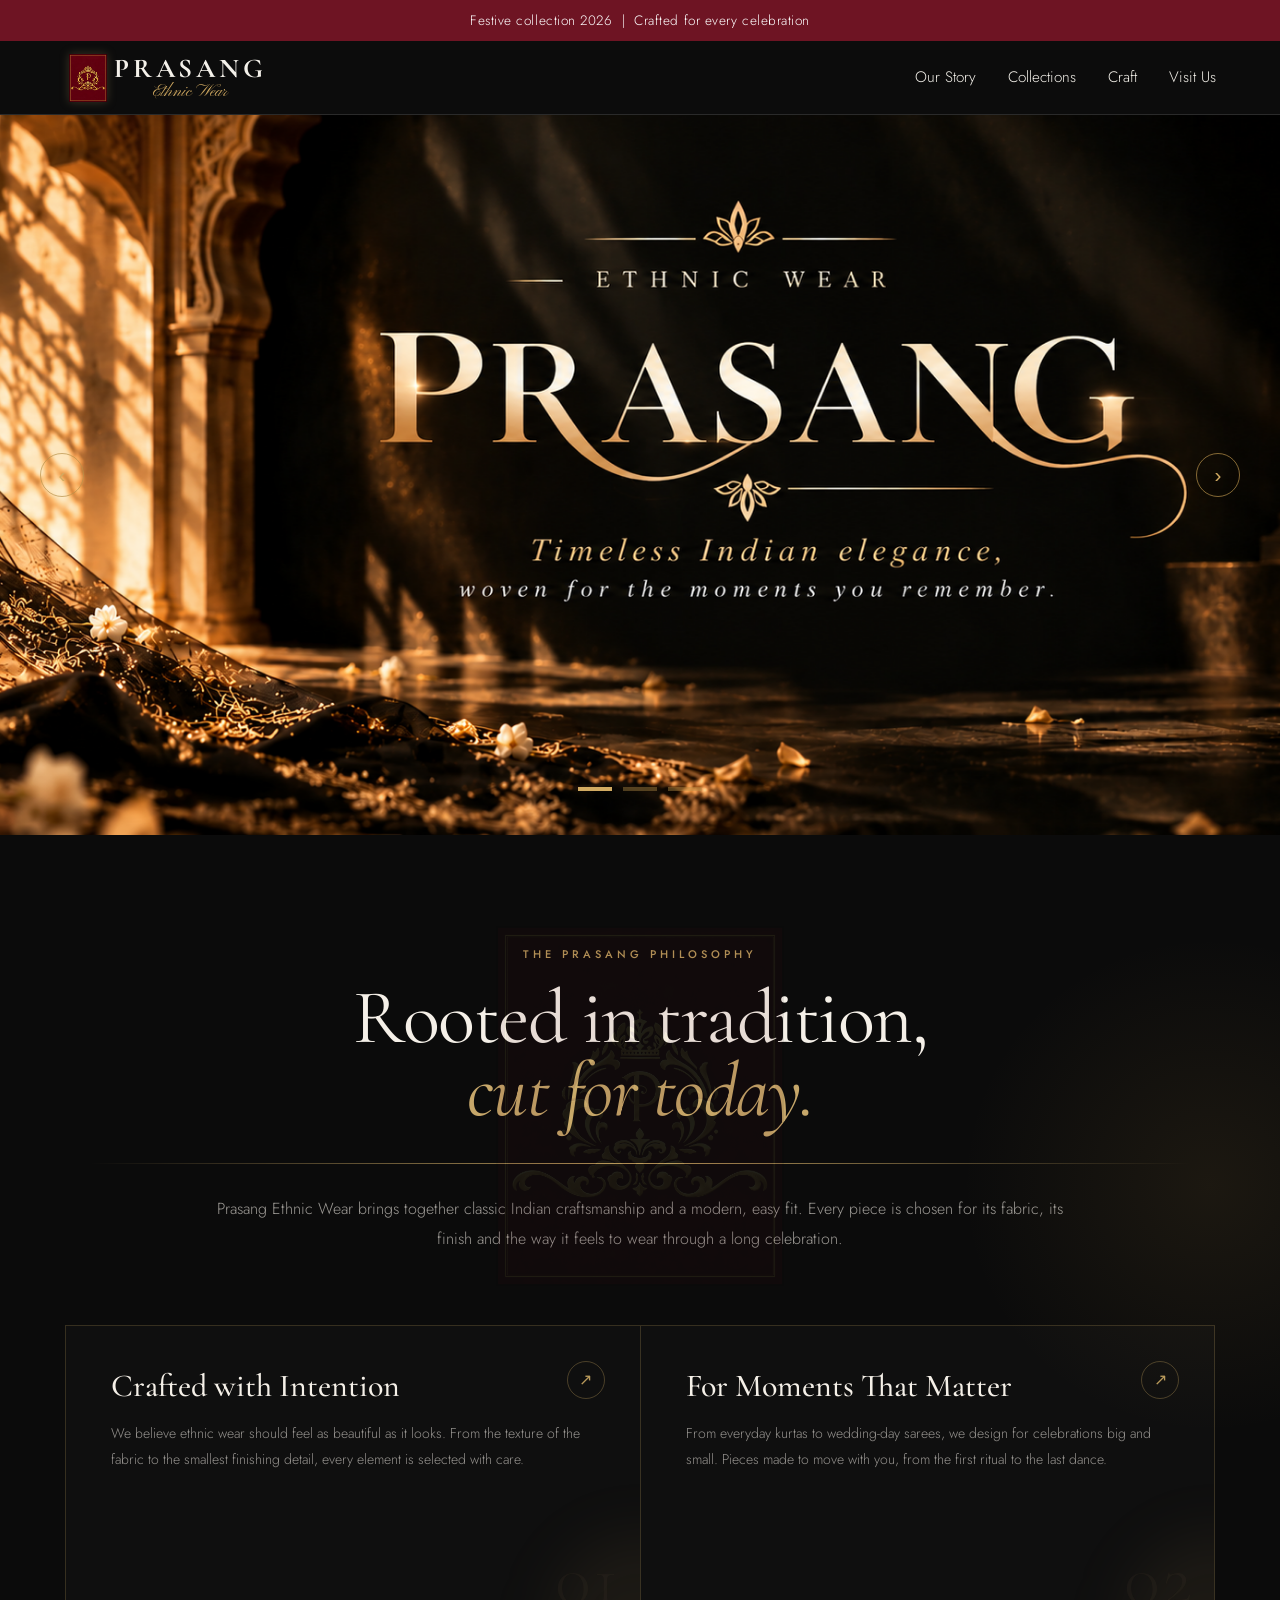
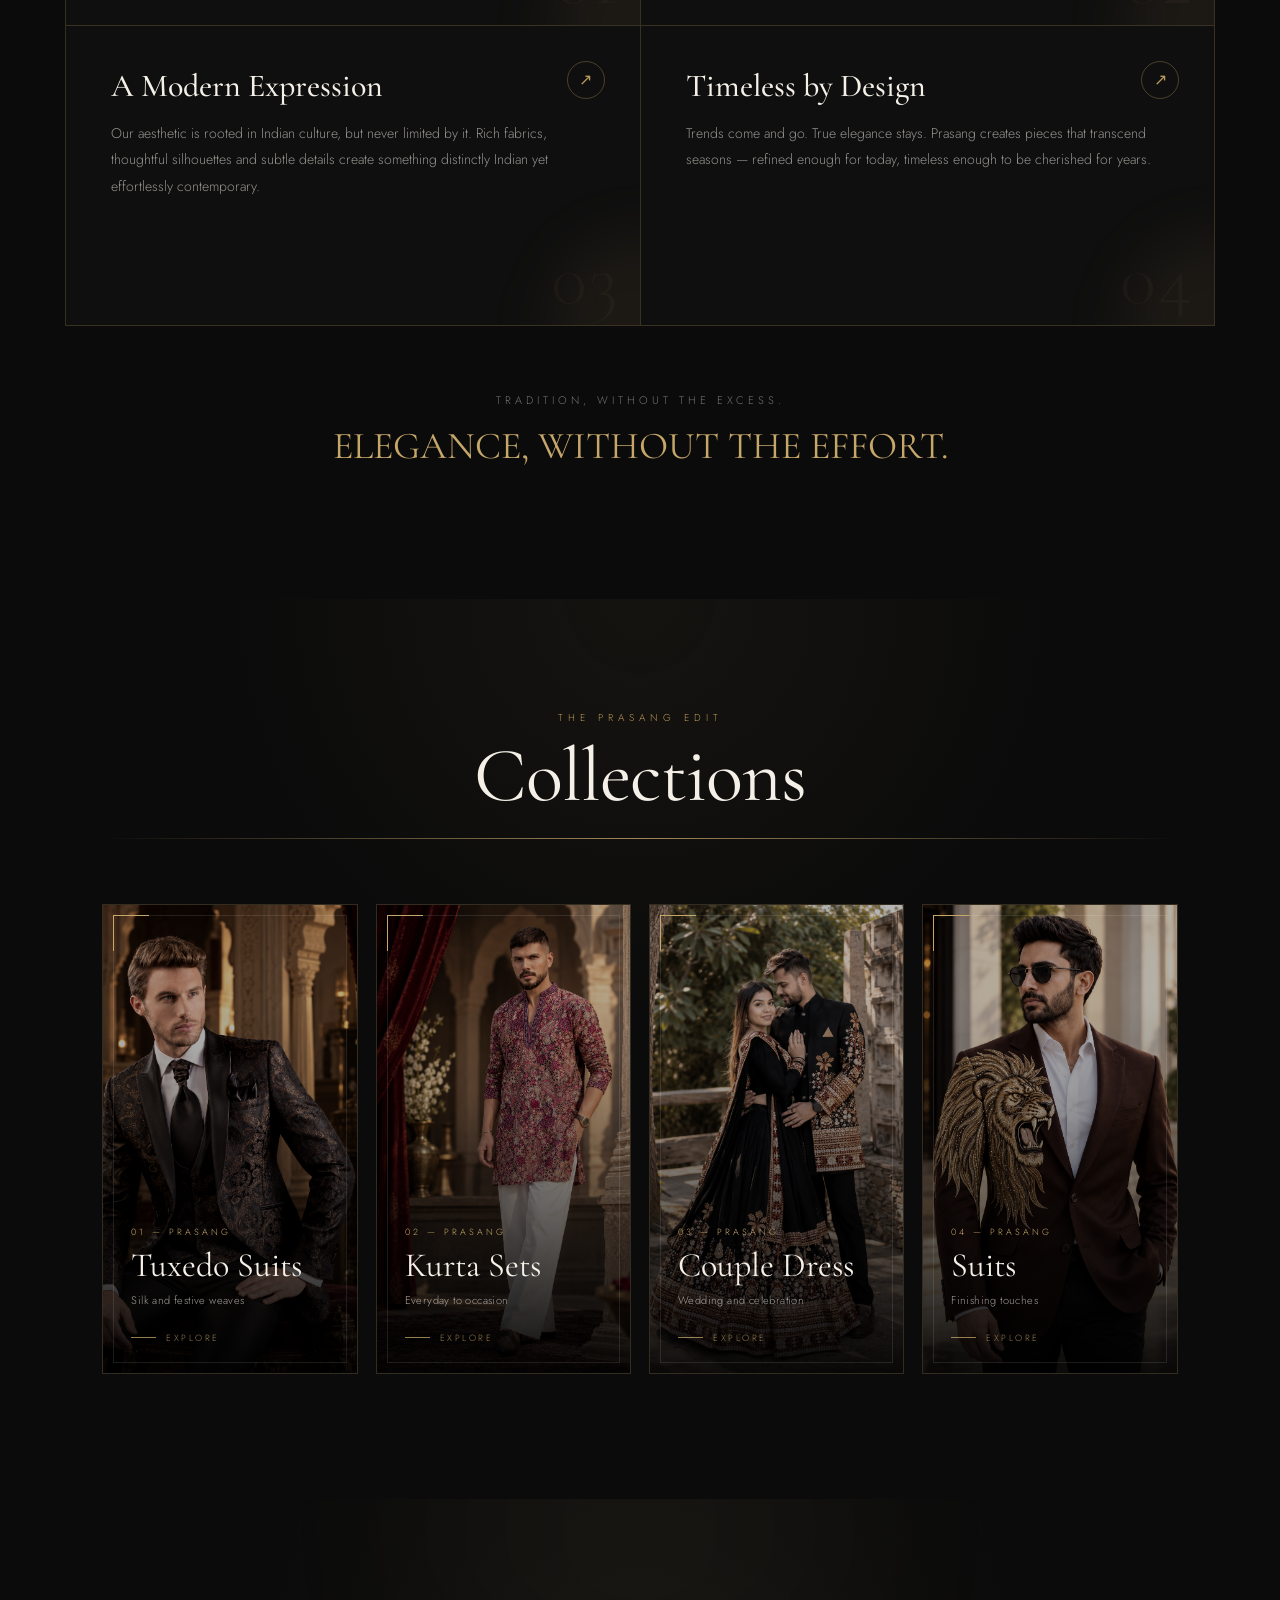
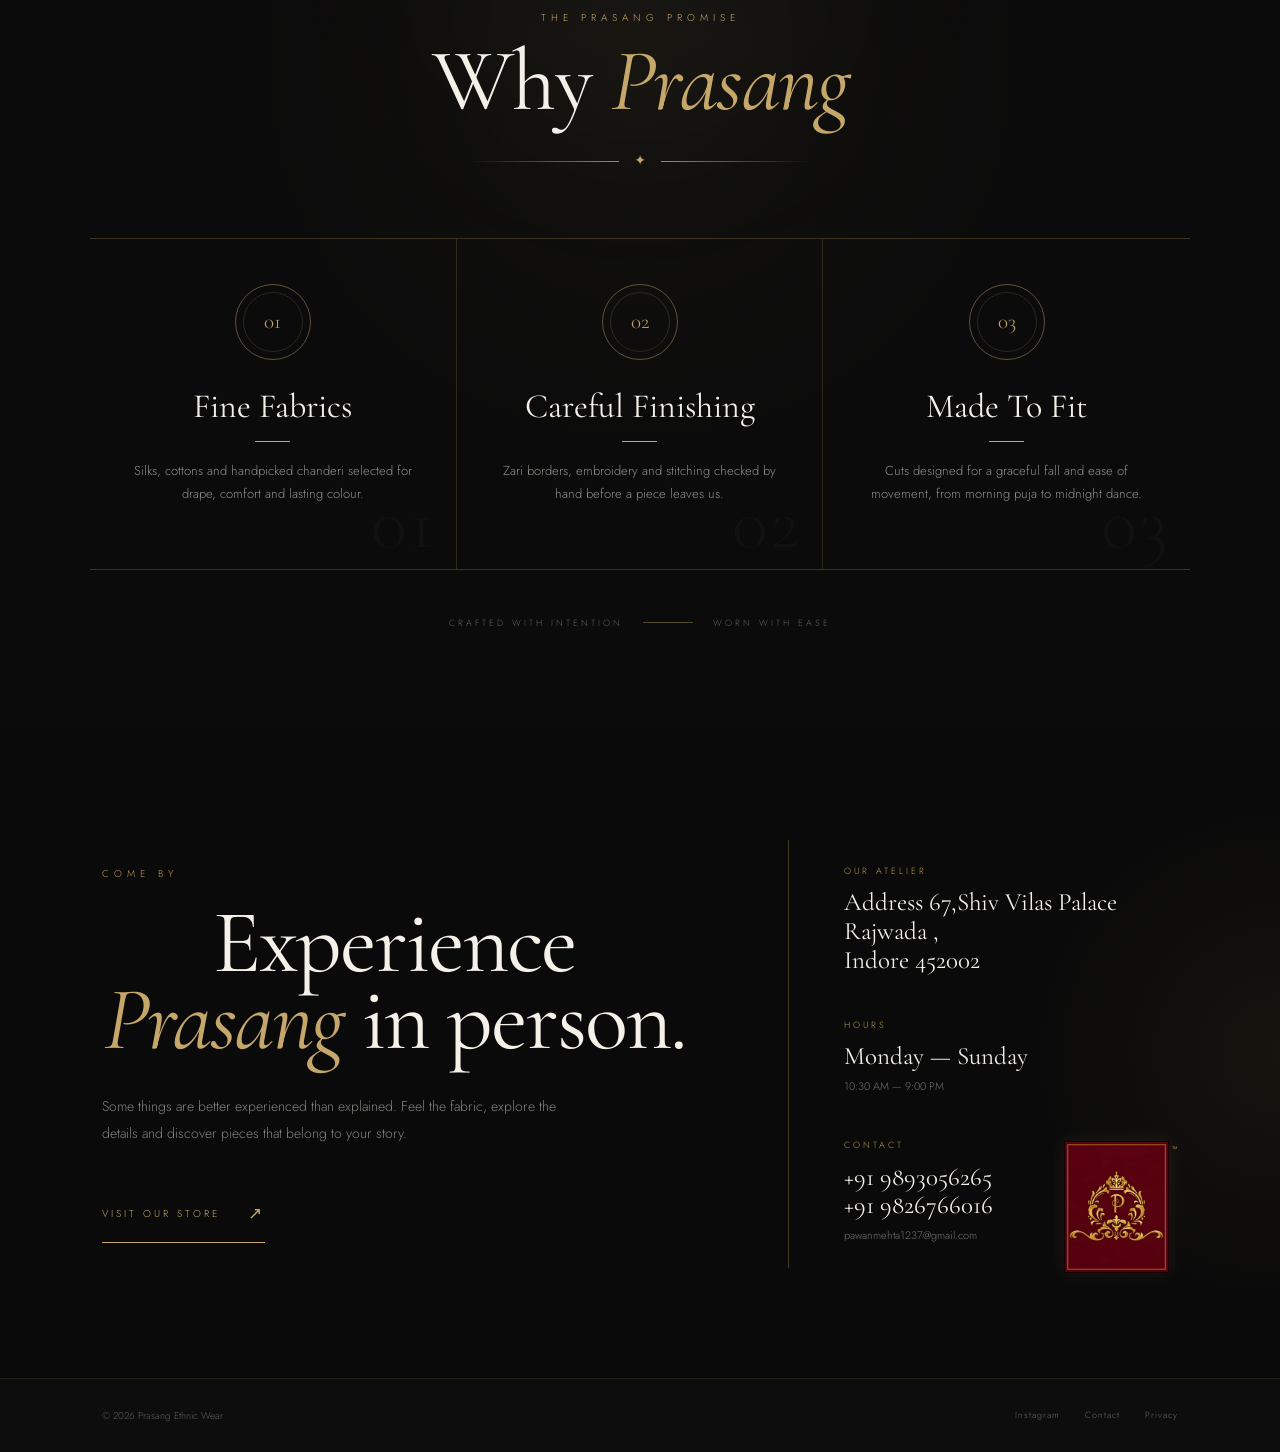
<file: index.html>
<!DOCTYPE html>
<html lang="en">
<head>
  <meta charset="utf-8">
  <meta name="viewport" content="width=device-width, initial-scale=1, viewport-fit=cover">
  <title>Prasang Ethnic Wear</title>

  <!-- Google Fonts: Cormorant Garamond (headings), Jost (body), Pinyon Script (accent script) -->
  <link rel="preconnect" href="https://fonts.googleapis.com">
  <link rel="preconnect" href="https://fonts.gstatic.com" crossorigin>
  <link href="https://fonts.googleapis.com/css2?family=Cormorant+Garamond:wght@400;500;600;700&family=Jost:wght@300;400;500&family=Pinyon+Script&display=swap" rel="stylesheet">

  <!-- All styles live in styles.css -->
  <link rel="stylesheet" href="styles.css">
</head>
<body>

  <!-- ============ PROMO BAR ============ -->
  <div class="promo">Festive collection 2026 &nbsp;|&nbsp; Crafted for every celebration</div>

  <!-- ============ HEADER / NAVIGATION ============ -->
  <header>

  <div class="logo">
    <img src="images/logo.png" alt="Prasang Logo" class="brand-logo">

    <a href="#top" class="brand">
      PRASANG
      <small>Ethnic Wear</small>
    </a>
  </div>

  <nav>
    <a href="#about">Our Story</a>
    <a href="#collections">Collections</a>
    <a href="#craft">Craft</a>
    <a href="#visit">Visit Us</a>
  </nav>

</header>

  <!-- ============ HERO CAROUSEL ============ -->
  <div class="hero" id="top" aria-roledescription="carousel" aria-label="Featured">

  <!-- Slide 1 -->
  <div class="slide s1 on">
    <div class="frame">
      <picture>
        <source media="(max-width: 768px)" srcset="images/slide1_m.png">
        <img src="images/slide1.png" alt="Prasang brand intro">
      </picture>
    </div>
  </div>

  <!-- Slide 2 -->
  <div class="slide s2">
    <div class="frame">
      <picture>
        <source media="(max-width: 768px)" srcset="images/slide2_m.png">
        <img src="images/slide2.png" alt="The Festive Edit">
      </picture>
    </div>
  </div>

  <!-- Slide 3 -->
  <div class="slide s3">
    <div class="frame">
      <picture>
        <source media="(max-width: 768px)" srcset="images/slide3_m.png">
        <img src="images/slide3.png" alt="Wedding Wear">
      </picture>
    </div>
  </div>

  <button class="arrow prev" aria-label="Previous slide">&#8249;</button>
  <button class="arrow next" aria-label="Next slide">&#8250;</button>
  <div class="ctrl" role="tablist"></div>
</div>

  <!-- ============ ABOUT / OUR STORY ============ -->
 <section class="brand-story">

  <div class="story-header">
    <span class="story-eyebrow">THE PRASANG PHILOSOPHY</span>

    <h2>
      Rooted in tradition,<br>
      <span>cut for today.</span>
    </h2>

    <div class="gold-line"></div>

    <p>
      Prasang Ethnic Wear brings together classic Indian craftsmanship
      and a modern, easy fit. Every piece is chosen for its fabric,
      its finish and the way it feels to wear through a long celebration.
    </p>
  </div>


  <div class="story-grid">

    <!-- BLOCK 1 -->
    <article class="story-card">
      <div class="card-number">01</div>

      <div class="card-content">
        <h3>Crafted with Intention</h3>

        <p>
          We believe ethnic wear should feel as beautiful as it looks.
          From the texture of the fabric to the smallest finishing detail,
          every element is selected with care.
        </p>
      </div>

      <div class="card-arrow">↗</div>
    </article>


    <!-- BLOCK 2 -->
    <article class="story-card">
      <div class="card-number">02</div>

      <div class="card-content">
        <h3>For Moments That Matter</h3>

        <p>
          From everyday kurtas to wedding-day sarees, we design for
          celebrations big and small. Pieces made to move with you,
          from the first ritual to the last dance.
        </p>
      </div>

      <div class="card-arrow">↗</div>
    </article>


    <!-- BLOCK 3 -->
    <article class="story-card">
      <div class="card-number">03</div>

      <div class="card-content">
        <h3>A Modern Expression</h3>

        <p>
          Our aesthetic is rooted in Indian culture, but never limited
          by it. Rich fabrics, thoughtful silhouettes and subtle details
          create something distinctly Indian yet effortlessly contemporary.
        </p>
      </div>

      <div class="card-arrow">↗</div>
    </article>


    <!-- BLOCK 4 -->
    <article class="story-card">
      <div class="card-number">04</div>

      <div class="card-content">
        <h3>Timeless by Design</h3>

        <p>
          Trends come and go. True elegance stays. Prasang creates
          pieces that transcend seasons — refined enough for today,
          timeless enough to be cherished for years.
        </p>
      </div>

      <div class="card-arrow">↗</div>
    </article>

  </div>


  <div class="story-closing">
    <span>TRADITION, WITHOUT THE EXCESS.</span>
    <strong>ELEGANCE, WITHOUT THE EFFORT.</strong>
  </div>

</section>
  

<!-- ============ COLLECTIONS ============ -->
  <section class="collections">

    <div class="collections-header">
        <span class="eyebrow">THE PRASANG EDIT</span>
        <h2>Collections</h2>
    </div>


    <div class="collection-grid">

        <article class="collection-card">

            <img src="images/tuxedo.png" alt="tuxedo">

            <div class="card-overlay"></div>

            <div class="collection-content">

                <span class="collection-number">01 — PRASANG</span>

                <h3>Tuxedo Suits</h3>

                <p>
                    Silk and festive weaves
                </p>

                <div class="collection-explore">
                    <span></span>
                    EXPLORE
                </div>

            </div>

        </article>


        <article class="collection-card">

            <img src="images/kurta.png" alt="Kurta Sets">

            <div class="card-overlay"></div>

            <div class="collection-content">

                <span class="collection-number">02 — PRASANG</span>

                <h3>Kurta Sets</h3>

                <p>
                    Everyday to occasion
                </p>

                <div class="collection-explore">
                    <span></span>
                    EXPLORE
                </div>

            </div>

        </article>


        <article class="collection-card">

            <img src="images/couple.png" alt="couple">

            <div class="card-overlay"></div>

            <div class="collection-content">

                <span class="collection-number">03 — PRASANG</span>

                <h3>Couple Dress</h3>

                <p>
                    Wedding and celebration
                </p>

                <div class="collection-explore">
                    <span></span>
                    EXPLORE
                </div>

            </div>

        </article>


        <article class="collection-card">

            <img src="images/suits.png" alt="Suits">

            <div class="card-overlay"></div>

            <div class="collection-content">

                <span class="collection-number">04 — PRASANG</span>

                <h3>Suits</h3>

                <p>
                    Finishing touches
                </p>

                <div class="collection-explore">
                    <span></span>
                    EXPLORE
                </div>

            </div>

        </article>

    </div>

</section>
  <!-- ============ CRAFT / WHY PRASANG ============ -->
 <section class="why-prasang">

    <div class="why-header">
        <span class="why-eyebrow">THE PRASANG PROMISE</span>

        <h2>Why <span>Prasang</span></h2>

        <div class="why-divider">
            <span></span>
            <i>✦</i>
            <span></span>
        </div>
    </div>


    <div class="why-grid">

        <!-- CARD 01 -->
        <article class="why-card">

            <div class="why-icon">
                <span>01</span>
                <div class="icon-line"></div>
            </div>

            <div class="why-content">

                <h3>Fine Fabrics</h3>

                <div class="card-rule"></div>

                <p>
                    Silks, cottons and handpicked chanderi
                    selected for drape, comfort and lasting colour.
                </p>

            </div>

            <div class="card-number">01</div>

        </article>


        <!-- CARD 02 -->
        <article class="why-card">

            <div class="why-icon">
                <span>02</span>
                <div class="icon-line"></div>
            </div>

            <div class="why-content">

                <h3>Careful Finishing</h3>

                <div class="card-rule"></div>

                <p>
                    Zari borders, embroidery and stitching
                    checked by hand before a piece leaves us.
                </p>

            </div>

            <div class="card-number">02</div>

        </article>


        <!-- CARD 03 -->
        <article class="why-card">

            <div class="why-icon">
                <span>03</span>
                <div class="icon-line"></div>
            </div>

            <div class="why-content">

                <h3>Made to Fit</h3>

                <div class="card-rule"></div>

                <p>
                    Cuts designed for a graceful fall and ease
                    of movement, from morning puja to midnight dance.
                </p>

            </div>

            <div class="card-number">03</div>

        </article>

    </div>


    <div class="why-footer">
        <span>CRAFTED WITH INTENTION</span>
        <div></div>
        <span>WORN WITH EASE</span>
    </div>

</section>

  <!-- ============ VISIT US ============ -->
<section class="visit-section">

    <div class="visit-wrap">

        <!-- LEFT -->
        <div class="visit-intro">

            <span class="visit-label">COME BY</span>

            <h2>
                Experience<br>
                <em>Prasang</em>
                in person.
            </h2>

            <p>
                Some things are better experienced than explained.
                Feel the fabric, explore the details and discover
                pieces that belong to your story.
            </p>

            <a href="#" class="visit-cta">
                <span>VISIT OUR STORE</span>
                <b>↗</b>
            </a>

        </div>


        <!-- RIGHT -->
        <div class="visit-info">

            <div class="info-block">
                <span>OUR ATELIER</span>

                <h3>
                    Address 67,Shiv Vilas Palace Rajwada ,<br>
                    Indore 452002
                </h3>
            </div>


            <div class="info-block">
                <span>HOURS</span>

                <h3>
                    Monday — Sunday
                </h3>

                <p>
                    10:30 AM — 9:00 PM
                </p>
            </div>


            <div class="info-block">
                <span>CONTACT</span>

                <h3>
                    +91 9893056265 <br>
                    +91 9826766016
                </h3>

                <p>
                    pawanmehta1237@gmail.com
                </p>
            </div>


          <div class="visit-brandmark">
    <img src="images/logo.png" alt="Prasang">
    <sup>™</sup>
</div>

        </div>

    </div>

</section>


<footer class="simple-footer">
    <p>© 2026 Prasang Ethnic Wear</p>

    <div>
        <a href="#">Instagram</a>
        <a href="#">Contact</a>
        <a href="#">Privacy</a>
    </div>


<script src="script.js"></script>
</body>
</html>
</file>
<file: styles.css>
/* =====================================================
   PRASANG ETHNIC WEAR – STYLESHEET
   Sections:
   1. Theme variables (light + dark)
   2. Base / reset
   3. Promo bar
   4. Header & navigation
   5. Hero carousel
   6. Shared section styles
   7. About
   8. Collections
   9. Values (Why Prasang)
   10. Visit
   11. Footer
   12. Accessibility (reduced motion)
   ===================================================== */


/* ---------- 1. THEME VARIABLES ---------- */

:root {
    --bg: #0c0c0c;
    --fg: #f4f1ea;
    --muted: #aaa;
    --line: #2a2a2a;
    --gold: #d2ab62;
    --maroon: #6e1423;
    --soft: #151515;


  box-sizing: border-box;
  /* Keep content clear of phone notches / home bar */
  padding-top: env(safe-area-inset-top, 0px);
  padding-bottom: env(safe-area-inset-bottom, 0px);
}

/* Dark theme: follows the system setting unless the page is forced to light */
@media (prefers-color-scheme: dark) {
  :root:not([data-theme="light"]) {
    --bg: #0c0c0c;
    --fg: #f4f1ea;
    --muted: #aaa;
    --line: #2a2a2a;
    --soft: #151515;
    --gold: #d2ab62;
  }
}

/* Dark theme: forced manually via data-theme="dark" */
:root[data-theme="dark"] {
  --bg: #0c0c0c;
  --fg: #f4f1ea;
  --muted: #aaa;
  --line: #2a2a2a;
  --soft: #151515;
  --gold: #d2ab62;
}


/* ---------- 2. BASE / RESET ---------- */
html {
  scroll-behavior: smooth;
  /* Offset anchor jumps so the sticky header doesn't cover headings */
  scroll-padding-top: calc(env(safe-area-inset-top, 0px) + 70px);
}

* { box-sizing: border-box; }

body {
  margin: 0;
  background: var(--bg);
  color: var(--fg);
  font-family: Jost, system-ui, sans-serif;
  font-weight: 300;
  line-height: 1.7;
}

h1, h2, h3 {
  font-family: 'Cormorant Garamond', Georgia, serif;
  font-weight: 500;
  margin: 0;
  line-height: 1.1;
}

a {
  color: inherit;
  text-decoration: none;
}

:focus-visible {
  outline: 2px solid var(--gold);
  outline-offset: 3px;
}


/* ---------- 3. PROMO BAR ---------- */
.promo {
  background: var(--maroon);
  color: #fff;
  text-align: center;
  font-size: .85rem;
  padding: .55rem 1rem;
  letter-spacing: .04em;
}

/* ---------- 3. PROMO BAR ---------- */

.promo {
  background: var(--maroon);
  color: #fff;
  text-align: center;
  font-size: .85rem;
  padding: .55rem 1rem;
  letter-spacing: .04em;
}


/* ---------- LAPTOP ---------- */

@media (max-width: 1200px) {
  .promo {
    font-size: .82rem;
    padding: .52rem .9rem;
  }
}


/* ---------- TABLET ---------- */

@media (max-width: 1024px) {
  .promo {
    font-size: .78rem;
    padding: .5rem .8rem;
    letter-spacing: .035em;
  }
}


/* ---------- TABLET PORTRAIT ---------- */

@media (max-width: 768px) {
  .promo {
    font-size: .74rem;
    padding: .48rem .7rem;
    letter-spacing: .03em;
  }
}


/* ---------- MOBILE ---------- */

@media (max-width: 600px) {
  .promo {
    font-size: .68rem;
    padding: .42rem .55rem;
    letter-spacing: .025em;
    line-height: 1.4;
  }
}


/* ---------- SMALL MOBILE ---------- */

@media (max-width: 400px) {
  .promo {
    font-size: .62rem;
    padding: .4rem .45rem;
    letter-spacing: .02em;
    line-height: 1.35;
  }
}


/* ---------- VERY SMALL MOBILE ---------- */

@media (max-width: 340px) {
  .promo {
    font-size: .58rem;
    padding: .38rem .35rem;
    letter-spacing: .01em;
  }
}


/* ---------- MOBILE LANDSCAPE ---------- */

@media (max-width: 900px) and (orientation: landscape) {
  .promo {
    font-size: .68rem;
    padding: .4rem .7rem;
  }
}

/* ---------- 4. HEADER & NAVIGATION ---------- */
header {
  position: sticky;
  top: env(safe-area-inset-top, 0px);
  z-index: 20;
  background: var(--bg);
  border-bottom: 1px solid var(--line);
  display: flex;
  align-items: center;
  justify-content: space-between;
  padding: .8rem 5vw;
}

/* Logo: big serif wordmark with a script tagline underneath */
.brand {
  font-family: 'Cormorant Garamond', serif;
  font-weight: 700;
  font-size: 1.7rem;
  letter-spacing: .14em;
  line-height: 1;
}
.logo {
    display: flex;
    align-items: center;
    gap: 2px;
}

.brand-logo {
    width: 48px;
    height: 48px;
    object-fit: contain;
    filter: drop-shadow(0 0 5px rgba(198, 167, 106, 0.25));
}

.brand-text {
    display: flex;
    flex-direction: column;
    justify-content: center;
}

.brand-name {
    font-family: "Cormorant Garamond", serif;
    font-size: 25px;
    letter-spacing: 4px;
    line-height: 1;
    color: #f5f0e8;
}

.brand-tagline {
    font-family: "Pinyon Script", cursive;
    font-size: 13px;
    color: #c6a76a;
    margin-top: 3px;
}

.brand small {
  display: block;
  font-family: 'Pinyon Script', cursive;
  font-weight: 400;
  font-size: 1.05rem;
  letter-spacing: 0;
  text-align: center;
  color: var(--gold);
  margin-top: 2px;
}

nav {
  display: flex;
  gap: 2rem;
  font-size: .95rem;
}

nav a:hover { color: var(--gold); }

/* Tablet / mobile: tighter nav */
@media (max-width: 700px) {
  nav { gap: 1rem; font-size: .85rem; }
  .brand { font-size: 1.25rem; }
}

/* Small phones: hide the last nav links to avoid overflow */
@media (max-width: 520px) {
  nav a:nth-child(n+4) { display: none; }
}

.announcement-bar {
    height: 20px;
    min-height: 20px;
    padding: 0;
    display: flex;
    align-items: center;
    justify-content: center;
    font-size: 10px;
}

/* ---------- 5. HERO CAROUSEL ---------- */
.hero {
  position: relative;
  height: min(82vh, 720px);
  min-height: 480px;
  overflow: hidden;
  background: #000;
}

/* Each slide stacks on top of the others; only .on is visible */
.slide {
    position: absolute;
    inset: 0;

    display: flex;
    flex-direction: column;
    align-items: center;
    justify-content: center;

    text-align: center;
    padding: 0 6vw;

    opacity: 0;
    transition: opacity 1.1s ease;
    color: #fff;

    /* IMPORTANT */
    border: none;
    box-shadow: none;
}


.slide.on { opacity: 1; }

/* Slide backgrounds */
.s1 { background: radial-gradient(ellipse at 50% 40%, #1c1c1c 0, #000 70%); }   /* black */
.s2 { background: radial-gradient(ellipse at 40% 30%, #8a1a2e 0, #4a0c18 75%); } /* maroon */
.s3 { background: #fff; color: #000; }                                          /* white */
.s3 .kicker { color: var(--maroon); }

/* Double gold border frame around every slide */


/* Second gold border */


/* ===== SLIDE 1 IMAGE ===== */
.s1 {
    padding: 0;
    background: #000;
}

.s1 .frame {
    position: absolute;
    inset: 0;
    width: 100%;
    height: 100%;
}

.s1 .frame img {
    width: 100%;
    height: 100%;
    object-fit: cover;
    object-position: center;
    display: block;
}

/* ===== SLIDE 2 IMAGE ===== */
.s2 {
    padding: 0;
    background: #000;
}

.s2 .frame {
    position: absolute;
    inset: 0;
    width: 100%;
    height: 100%;
}

.s2 .frame img {
    width: 100%;
    height: 100%;
    object-fit: cover;
    object-position: center;
    display: block;
}
/* ===== SLIDE 3 IMAGE ===== */
.s3 {
    padding: 0;
    background: #000;
}

.s3 .frame {
    position: absolute;
    inset: 0;
    width: 100%;
    height: 100%;
}

.s3 .frame img {
    width: 100%;
    height: 100%;
    object-fit: cover;
    object-position: center;
    display: block;
}


/* Slide text */
.kicker {
  font-family: 'Pinyon Script', cursive;
  font-size: clamp(1.5rem, 3.6vw, 2.4rem);
  color: var(--gold);
}

.name {
  font-family: 'Cormorant Garamond', serif;
  font-weight: 600;
  font-size: clamp(2.6rem, 11vw, 8.5rem);
  letter-spacing: .12em;
  margin: .1em 0 .15em;
  padding-left: .12em; /* balances the letter-spacing so text looks centred */
}

.line {
  font-size: clamp(.95rem, 1.8vw, 1.15rem);
  max-width: 34rem;
  opacity: .9;
}

/* Call-to-action button */
.btn {
  display: inline-block;
  margin-top: 1.8rem;
  padding: .8rem 2.2rem;
  border: 1px solid var(--gold);
  color: inherit;
  font-size: .9rem;
  letter-spacing: .12em;
  transition: background .25s, color .25s;
}

.btn:hover {
  background: var(--gold);
  color: #000;
}

/* Dot indicators (buttons are created in script.js) */
.ctrl {
  position: absolute;
  bottom: 44px;
  left: 0;
  right: 0;
  display: flex;
  justify-content: center;
  gap: .7rem;
  z-index: 5;
}

.ctrl button {
  width: 34px;
  height: 4px;
  padding: 0;
  border: 0;
  background: rgba(184, 146, 74, .4);
  cursor: pointer;
}

.ctrl button.on { background: var(--gold); }

/* Prev / next arrows */
.arrow {
  position: absolute;
  top: 50%;
  transform: translateY(-50%);
  z-index: 5;
  background: none;
  border: 1px solid rgba(184, 146, 74, .7);
  color: var(--gold);
  width: 44px;
  height: 44px;
  border-radius: 50%;
  font-size: 1.3rem;
  cursor: pointer;
}

.prev { left: 40px; }
.next { right: 40px; }

/* Phones: swipe/dots only, hide arrows */
@media (max-width: 600px) {
  .arrow { display: none; }
}

/* =========================================================
   HERO — REAL MOBILE RESPONSIVE FIX
   ========================================================= */

.hero {
    width: 100%;
    height: min(82vh, 720px);
    min-height: 480px;
    max-width: 100%;
    overflow: hidden;
}

.slide {
    width: 100%;
    height: 100%;
    min-width: 0;
    min-height: 0;
    padding: 0;
    overflow: hidden;
}

.s1,
.s2,
.s3 {
    width: 100%;
    height: 100%;
    min-width: 0;
    min-height: 0;
}

.s1 .frame,
.s2 .frame,
.s3 .frame {
    position: absolute;
    inset: 0;
    width: 100%;
    height: 100%;
    overflow: hidden;
}

.s1 .frame img,
.s2 .frame img,
.s3 .frame img {
    display: block;
    width: 100%;
    height: 100%;
    max-width: none;
    object-fit: cover;
    object-position: center center;
}


/* =========================================================
   TABLET
   ========================================================= */

@media (max-width: 1024px) {

    .hero {
        height: 70vh;
        min-height: 440px;
    }

    .s1 .frame img,
    .s2 .frame img,
    .s3 .frame img {
        object-position: center center;
    }

    .arrow {
        width: 40px;
        height: 40px;
    }

    .prev {
        left: 20px;
    }

    .next {
        right: 20px;
    }

    .ctrl {
        bottom: 28px;
    }
}


/* =========================================================
   MOBILE
   ========================================================= */

@media (max-width: 600px) {

    .hero {
        width: 100%;
        height: 72svh;
        min-height: 360px;
        max-height: 620px;
    }

    .slide {
        width: 100%;
        height: 100%;
        padding: 0;
    }

    .s1,
    .s2,
    .s3 {
        width: 100%;
        height: 100%;
    }

    .s1 .frame,
    .s2 .frame,
    .s3 .frame {
        width: 100%;
        height: 100%;
        inset: 0;
    }

    .s1 .frame img,
    .s2 .frame img,
    .s3 .frame img {
        width: 100%;
        height: 100%;
        object-fit: fit;
        background: #000;
        object-position: center center;
    }

    /* arrows completely removed on mobile */
    .arrow {
        display: none;
    }

    /* dots */
    .ctrl {
        bottom: 18px;
        left: 0;
        right: 0;
        gap: 6px;
        z-index: 10;
    }

    .ctrl button {
        width: 24px;
        height: 3px;
    }
}


/* =========================================================
   SMALL MOBILE
   ========================================================= */

@media (max-width: 400px) {

    .hero {
        height: 68svh;
        min-height: 340px;
        max-height: 520px;
    }

    .s1 .frame img,
    .s2 .frame img,
    .s3 .frame img {
        object-position: center center;
    }

    .ctrl {
        bottom: 14px;
    }

    .ctrl button {
        width: 20px;
        height: 3px;
    }
}


/* =========================================================
   VERY SMALL PHONES
   ========================================================= */

@media (max-width: 350px) {

    .hero {
        height: 65svh;
        min-height: 320px;
    }

    .ctrl button {
        width: 18px;
        height: 2px;
    }
}


/* =========================================================
   MOBILE LANDSCAPE
   ========================================================= */

.hero { position: relative; width: 100%; }

.slide .frame,
.slide .frame img {
  width: 100%;
  height: 100%;
  object-fit: cover;
  object-position: center;
  display: block;
}

/* Desktop: wide banner */
.hero { aspect-ratio: 21 / 9; }

/* Mobile: portrait */
@media (max-width: 768px) {
  .hero { aspect-ratio: 4 / 5; }
}
/* ---------- 6. SHARED SECTION STYLES ---------- */
section {
  padding: clamp(3.5rem, 8vw, 6.5rem) 6vw;
}

/* Centred content container */
.wrap {
  max-width: 1100px;
  margin: 0 auto;
}

h2 {
  font-size: clamp(4rem, 6.5vw, 4.2rem);
  margin-bottom: 1rem;
  text-align: center;
}

/* Short gold divider under headings */
.rule {
  width: 1100px;
  height: 2px;
  background: var(--gold);
  margin: 0 0 1.6rem;
}


/* ===============================
   PRASANG BRAND STORY
================================ */

.brand-story {
  position: relative;
  width: 100%;
  padding: 110px 52px 120px;
  background: #0b0b0b;
  color: #f5f0e8;
  overflow: hidden;
  font-family: "Jost", sans-serif;
}


/* subtle background glow */

.brand-story::before {
  content: "";
  position: absolute;
  width: 500px;
  height: 500px;
  right: -180px;
  top: 100px;

  background: radial-gradient(
    circle,
    rgba(177, 137, 66, 0.10),
    transparent 70%
  );

  pointer-events: none;
}


/* ===============================
   HEADER
================================ */

.story-header {
  position: relative;
  max-width: 1100px;
  margin: 0 auto 70px;
  text-align: center;
}

.story-eyebrow {
  display: block;
  margin-bottom: 18px;

  font-size: 11px;
  letter-spacing: 4px;
  color: #b99a5b;
  font-weight: 500;
}

.story-header h2 {
  margin: 0;

  font-family: "Cormorant Garamond", serif;
  font-size: clamp(48px, 6vw, 78px);
  line-height: 0.95;
  font-weight: 400;
  letter-spacing: -1.5px;
}

.story-header h2 span {
  color: #c6a76a;
  font-style: italic;
}


/* gold divider */

.gold-line {
  width: 100%;
  height: 1px;
  margin: 35px auto 30px;

  background: linear-gradient(
    90deg,
    transparent,
    #b99a5b,
    transparent
  );
}


.story-header > p {
  max-width: 850px;
  margin: auto;

  color: rgba(245, 240, 232, 0.62);

  font-size: 16px;
  line-height: 1.9;
  font-weight: 300;
}


/* ===============================
   GRID
================================ */

.story-grid {
  position: relative;

  max-width: 1150px;
  margin: auto;

  display: grid;
  grid-template-columns: repeat(2, 1fr);

  border-top: 1px solid rgba(185, 154, 91, 0.25);
  border-left: 1px solid rgba(185, 154, 91, 0.25);
}


/* ===============================
   CARD
================================ */

.story-card {
  position: relative;

  min-height: 300px;
  padding: 42px 45px;

  display: flex;
  flex-direction: column;
  justify-content: space-between;

  border-right: 1px solid rgba(185, 154, 91, 0.25);
  border-bottom: 1px solid rgba(185, 154, 91, 0.25);

  background: rgba(255, 255, 255, 0.015);

  overflow: hidden;

  transition:
    background 0.5s ease,
    transform 0.5s ease;
}


/* subtle inner glow */

.story-card::before {
  content: "";

  position: absolute;
  width: 180px;
  height: 180px;

  right: -90px;
  bottom: -90px;

  border-radius: 50%;

  background: rgba(185, 154, 91, 0.08);

  filter: blur(30px);

  transition: 0.5s ease;
}


.story-card:hover {
  background: rgba(185, 154, 91, 0.045);
}


.story-card:hover::before {
  transform: scale(2);
}


/* ===============================
   NUMBER
================================ */

.card-number {
  position: relative;

  font-family: "Cormorant Garamond", serif;

  font-size: 18px;

  color: #b99a5b;

  letter-spacing: 2px;
}


/* ===============================
   CONTENT
================================ */

.card-content {
  position: relative;
  max-width: 480px;
}

.card-content h3 {
  margin: 0 0 17px;

  font-family: "Cormorant Garamond", serif;

  font-size: 32px;
  font-weight: 500;

  color: #f5f0e8;
}


.card-content p {
  margin: 0;

  font-size: 14px;
  line-height: 1.9;

  color: rgba(245, 240, 232, 0.58);

  font-weight: 300;
}


/* ===============================
   ARROW
================================ */

.card-arrow {
  position: absolute;

  right: 35px;
  top: 35px;

  width: 38px;
  height: 38px;

  display: flex;
  align-items: center;
  justify-content: center;

  border: 1px solid rgba(185, 154, 91, 0.35);

  border-radius: 50%;

  color: #b99a5b;

  font-size: 16px;

  transition: all 0.4s ease;
}


.story-card:hover .card-arrow {
  transform: rotate(45deg);

  background: #b99a5b;
  color: #0b0b0b;
}


/* ===============================
   CLOSING STATEMENT
================================ */

.story-closing {
  max-width: 1150px;

  margin: 65px auto 0;

  text-align: center;

  display: flex;
  flex-direction: column;
  gap: 5px;
}


.story-closing span {
  font-size: 11px;
  letter-spacing: 4px;

  color: rgba(245, 240, 232, 0.45);
}


.story-closing strong {
  font-family: "Cormorant Garamond", serif;

  font-size: clamp(25px, 3vw, 38px);

  font-weight: 400;

  color: #c6a76a;
}


/* ===============================
   RESPONSIVE
================================ */

@media (max-width: 768px) {

  .brand-story {
    padding: 80px 22px;
  }

  .story-header {
    margin-bottom: 50px;
  }

  .story-header h2 {
    font-size: 48px;
  }

  .story-grid {
    grid-template-columns: 1fr;
  }

  .story-card {
    min-height: 270px;
    padding: 32px 28px;
  }

  .card-content h3 {
    font-size: 28px;
  }

  .card-arrow {
    right: 25px;
    top: 25px;
  }

  .story-header > p {
    font-size: 14px;
  }
}/* Stack text and photo on small screens */
@media (max-width: 800px) {
  .about {
    grid-template-columns: 1fr;
    gap: 2rem;
  }
}
.story-header::before {
  content: "";
  position: absolute;

  width: 360px;
  height: 360px;

  left: 50%;
  top: 52%;

  transform: translate(-50%, -50%);

  background-image: url("images/logo.png");
  background-repeat: no-repeat;
  background-position: center;
  background-size: contain;

  opacity: 0.08;

  filter: sepia(20%);

  z-index: 0;
  pointer-events: none;
}


/* ---------- 8. COLLECTIONS ---------- */
/* =========================================================
   PRASANG — ULTRA LUXURY COLLECTIONS
========================================================= */

.collections {
    position: relative;
    padding: 110px 8vw 125px;
    background:
        radial-gradient(
            circle at 50% 0%,
            rgba(198, 167, 106, 0.055),
            transparent 38%
        ),
        #0b0b0b;
    overflow: hidden;
}


/* ---------- SECTION HEADER ---------- */

.collections-header {
    position: relative;
    text-align: center;
    margin-bottom: 65px;
}

.collections-header .eyebrow {
    display: block;

    margin-bottom: 15px;

    font-family: "Jost", sans-serif;
    font-size: 10px;
    letter-spacing: 5px;
    text-transform: uppercase;

    color: #b99755;
}

.collections-header h2 {
    margin: 0;

    font-family: "Cormorant Garamond", serif;
    font-size: clamp(52px, 6vw, 82px);
    font-weight: 400;

    line-height: .9;

    color: #f4efe7;
    letter-spacing: -1px;
}

.collections-header::after {
    content: "";

    display: block;

    width: 100%;
    max-width: 1100px;

    height: 1px;

    margin: 28px auto 0;

    background: linear-gradient(
        90deg,
        transparent,
        rgba(198, 167, 106, .8),
        transparent
    );
}


/* =========================================================
   COLLECTION GRID
========================================================= */

.collection-grid {
    max-width: 1100px;
    margin: auto;

    display: grid;

    grid-template-columns:
        repeat(4, 1fr);

    gap: 18px;
}


/* =========================================================
   COLLECTION CARD
========================================================= */

.collection-card {
    position: relative;

    height: 470px;

    overflow: hidden;

    background: #111;

    border: 1px solid rgba(198, 167, 106, .18);

    transition:
        transform .7s cubic-bezier(.2,.7,.2,1),
        border-color .5s ease,
        box-shadow .7s ease;
}


/* inner luxury frame */

.collection-card::before {
    content: "";

    position: absolute;

    inset: 10px;

    border: 1px solid rgba(255,255,255,.10);

    z-index: 4;

    pointer-events: none;

    transition: inset .7s ease,
                border-color .5s ease;
}


/* gold corner */

.collection-card::after {
    content: "";

    position: absolute;

    top: 10px;
    left: 10px;

    width: 35px;
    height: 35px;

    border-top: 1px solid #c6a76a;
    border-left: 1px solid #c6a76a;

    z-index: 5;

    pointer-events: none;
}


/* =========================================================
   IMAGE
========================================================= */

.collection-card img {
    position: absolute;

    inset: 0;

    width: 100%;
    height: 100%;

    object-fit: cover;

    transform: scale(1.02);

    filter:
        saturate(.82)
        contrast(1.04)
        brightness(.72);

    transition:
        transform 1.2s cubic-bezier(.2,.7,.2,1),
        filter 1s ease;
}


/* dark cinematic overlay */

.collection-card .card-overlay {
    position: absolute;

    inset: 0;

    background:
        linear-gradient(
            to bottom,
            rgba(0,0,0,.02) 20%,
            rgba(0,0,0,.18) 45%,
            rgba(0,0,0,.92) 100%
        );

    z-index: 1;
}


/* =========================================================
   CARD CONTENT
========================================================= */

.collection-content {
    position: absolute;

    left: 28px;
    right: 28px;
    bottom: 28px;

    z-index: 6;
}

.collection-number {
    display: block;

    margin-bottom: 10px;

    font-family: "Jost", sans-serif;

    font-size: 9px;
    letter-spacing: 3px;

    color: #c6a76a;
}


.collection-content h3 {
    margin: 0;

    font-family: "Cormorant Garamond", serif;

    font-size: 34px;
    font-weight: 400;

    color: #f6f1e8;

    line-height: .95;
}


.collection-content p {
    margin: 9px 0 0;

    font-family: "Jost", sans-serif;

    font-size: 11px;
    letter-spacing: .4px;

    color: rgba(246,241,232,.65);
}


/* =========================================================
   EXPLORE DETAIL
========================================================= */

.collection-explore {
    display: flex;

    align-items: center;

    gap: 10px;

    margin-top: 20px;

    font-family: "Jost", sans-serif;

    font-size: 9px;
    letter-spacing: 2.5px;
    text-transform: uppercase;

    color: #c6a76a;

    opacity: .75;

    transition:
        gap .5s ease,
        opacity .5s ease;
}


.collection-explore span {
    width: 25px;
    height: 1px;

    background: #c6a76a;

    transition: width .5s ease;
}


/* =========================================================
   HOVER
========================================================= */

.collection-card:hover {
    transform: translateY(-10px);

    border-color: rgba(198,167,106,.55);

    box-shadow:
        0 25px 70px rgba(0,0,0,.55),
        0 0 35px rgba(198,167,106,.06);
}


.collection-card:hover img {
    transform: scale(1.09);

    filter:
        saturate(.95)
        contrast(1.05)
        brightness(.82);
}


.collection-card:hover::before {
    inset: 16px;

    border-color: rgba(198,167,106,.35);
}


.collection-card:hover .collection-explore {
    gap: 16px;
    opacity: 1;
}


.collection-card:hover .collection-explore span {
    width: 38px;
}


/* =========================================================
   MOBILE / TABLET
========================================================= */

@media (max-width: 1100px) {

    .collections {
        padding-left: 5vw;
        padding-right: 5vw;
    }

    .collection-grid {
        grid-template-columns: repeat(2, 1fr);
    }

    .collection-card {
        height: 430px;
    }
}


@media (max-width: 600px) {

    .collections {
        padding: 80px 20px 90px;
    }

    .collections-header {
        margin-bottom: 45px;
    }

    .collections-header h2 {
        font-size: 52px;
    }

    .collection-grid {
        grid-template-columns: 1fr;

        gap: 14px;
    }

    .collection-card {
        height: 390px;
    }

    .collection-content {
        left: 25px;
        right: 25px;
        bottom: 25px;
    }

    .collection-content h3 {
        font-size: 32px;
    }
}
/* ---------- 9. VALUES (WHY PRASANG) ---------- */
/* =========================================================
   PRASANG — WHY PRASANG
   ULTRA LUXURY EDITORIAL SECTION
========================================================= */

.why-prasang {
    position: relative;

    padding: 110px 7vw 100px;

    background:
        radial-gradient(
            circle at 50% 20%,
            rgba(198, 167, 106, 0.045),
            transparent 42%
        ),
        #0b0b0b;

    color: #f4efe7;

    overflow: hidden;
}


/* subtle background texture */

.why-prasang::before {
    content: "";

    position: absolute;

    width: 420px;
    height: 420px;

    top: -180px;
    left: 50%;

    transform: translateX(-50%);

    border-radius: 50%;

    background: rgba(198, 167, 106, 0.035);

    filter: blur(90px);

    pointer-events: none;
}


/* =========================================================
   HEADER
========================================================= */

.why-header {
    position: relative;

    text-align: center;

    max-width: 1100px;

    margin: 0 auto 65px;
}


/* eyebrow */

.why-eyebrow {
    display: block;

    margin-bottom: 16px;

    font-family: "Jost", sans-serif;

    font-size: 10px;

    letter-spacing: 5px;

    text-transform: uppercase;

    color: #c6a76a;
}


/* main heading */

.why-header h2 {
    margin: 0;

    font-family: "Cormorant Garamond", serif;

    font-size: clamp(55px, 7vw, 88px);

    line-height: .9;

    font-weight: 400;

    letter-spacing: -1.5px;

    color: #f4efe7;
}


.why-header h2 span {
    color: #c6a76a;

    font-style: italic;
}


/* =========================================================
   DECORATIVE DIVIDER
========================================================= */

.why-divider {
    display: flex;

    align-items: center;

    justify-content: center;

    gap: 15px;

    margin-top: 28px;
}


.why-divider span {
    width: min(150px, 15vw);

    height: 1px;

    background: linear-gradient(
        90deg,
        transparent,
        rgba(198, 167, 106, .8)
    );
}


.why-divider span:last-child {
    background: linear-gradient(
        90deg,
        rgba(198, 167, 106, .8),
        transparent
    );
}


.why-divider i {
    font-style: normal;

    color: #c6a76a;

    font-size: 14px;
}


/* =========================================================
   GRID
========================================================= */

.why-grid {
    position: relative;

    max-width: 1150px;

    margin: auto;

    display: grid;

    grid-template-columns: repeat(3, 1fr);

    border-top: 1px solid rgba(198, 167, 106, .25);

    border-bottom: 1px solid rgba(198, 167, 106, .25);
}


/* =========================================================
   CARD
========================================================= */

.why-card {
    position: relative;

    min-height: 330px;

    padding: 45px 42px 50px;

    display: flex;

    flex-direction: column;

    align-items: center;

    text-align: center;

    border-right: 1px solid rgba(198, 167, 106, .18);

    transition:
        background .5s ease,
        transform .5s ease;
}


.why-card:last-child {
    border-right: none;
}


/* hover */

.why-card:hover {
    background: rgba(198, 167, 106, .035);

    transform: translateY(-5px);
}


/* =========================================================
   TOP ICON / NUMBER
========================================================= */

.why-icon {
    position: relative;

    width: 76px;
    height: 76px;

    margin-bottom: 30px;

    display: flex;

    align-items: center;
    justify-content: center;

    border: 1px solid rgba(198, 167, 106, .45);

    border-radius: 50%;

    transition:
        transform .6s ease,
        border-color .5s ease;
}


.why-icon::before {
    content: "";

    position: absolute;

    inset: 7px;

    border: 1px solid rgba(198, 167, 106, .18);

    border-radius: 50%;
}


.why-icon span {
    position: relative;

    font-family: "Cormorant Garamond", serif;

    font-size: 21px;

    color: #c6a76a;
}


.why-card:hover .why-icon {
    transform: rotate(8deg) scale(1.06);

    border-color: #c6a76a;
}


/* =========================================================
   CONTENT
========================================================= */

.why-content {
    max-width: 280px;
}


.why-content h3 {
    margin: 0;

    font-family: "Cormorant Garamond", serif;

    font-size: 34px;

    font-weight: 400;

    line-height: 1;

    color: #f4efe7;

    text-transform: capitalize;
}


/* small divider */

.card-rule {
    width: 35px;

    height: 1px;

    margin: 17px auto 17px;

    background: #c6a76a;

    transition: width .5s ease;
}


.why-card:hover .card-rule {
    width: 60px;
}


.why-content p {
    margin: 0;

    font-family: "Jost", sans-serif;

    font-size: 13px;

    line-height: 1.8;

    font-weight: 300;

    color: rgba(244, 239, 231, .58);
}


/* =========================================================
   LARGE BACKGROUND NUMBER
========================================================= */

.card-number {
    position: absolute;

    right: 20px;

    bottom: 8px;

    font-family: "Cormorant Garamond", serif;

    font-size: 75px;

    line-height: 1;

    color: rgba(198, 167, 106, .045);

    pointer-events: none;

    transition: color .5s ease;
}


.why-card:hover .card-number {
    color: rgba(198, 167, 106, .09);
}


/* =========================================================
   FOOTER
========================================================= */

.why-footer {
    max-width: 900px;

    margin: 45px auto 0;

    display: flex;

    align-items: center;

    justify-content: center;

    gap: 20px;

    font-family: "Jost", sans-serif;

    font-size: 9px;

    letter-spacing: 3px;

    color: rgba(244, 239, 231, .38);
}


.why-footer div {
    width: 50px;

    height: 1px;

    background: rgba(198, 167, 106, .4);
}


/* =========================================================
   TABLET
========================================================= */

@media (max-width: 900px) {

    .why-prasang {
        padding: 90px 5vw;
    }

    .why-grid {
        grid-template-columns: repeat(3, 1fr);
    }

    .why-card {
        padding: 38px 25px;
    }

    .why-content h3 {
        font-size: 29px;
    }

    .why-content p {
        font-size: 12px;
    }

}


/* =========================================================
   MOBILE
========================================================= */

@media (max-width: 650px) {

    .why-prasang {
        padding: 75px 22px 80px;
    }

    .why-header {
        margin-bottom: 45px;
    }

    .why-header h2 {
        font-size: 55px;
    }

    .why-grid {
        grid-template-columns: 1fr;

        border-bottom: none;
    }

    .why-card {
        min-height: auto;

        padding: 40px 25px 45px;

        border-right: none;

        border-bottom: 1px solid rgba(198, 167, 106, .18);
    }

    .why-card:last-child {
        border-bottom: none;
    }

    .why-icon {
        width: 68px;
        height: 68px;

        margin-bottom: 22px;
    }

    .why-content h3 {
        font-size: 32px;
    }

    .why-content p {
        font-size: 13px;

        max-width: 300px;

        margin: auto;
    }

    .why-footer {
        flex-direction: column;

        gap: 10px;

        margin-top: 35px;
    }

    .why-footer div {
        width: 35px;
    }
}
/* ---------- 10. VISIT ---------- */
/* =========================================================
   PRASANG — VISIT / ATELIER
========================================================= */

.visit-section {
    position: relative;

    background: #0a0a0a;

    padding: 110px 8vw;

    overflow: hidden;
}


/* subtle gold vertical glow */

.visit-section::before {
    content: "";

    position: absolute;

    width: 500px;
    height: 500px;

    right: -250px;
    top: 50%;

    transform: translateY(-50%);

    background: radial-gradient(
        circle,
        rgba(183, 145, 73, .07),
        transparent 70%
    );

    pointer-events: none;
}


/* =========================================================
   MAIN LAYOUT
========================================================= */

.visit-wrap {
    position: relative;

    max-width: 1150px;

    margin: auto;

    display: grid;

    grid-template-columns: 1.2fr .8fr;

    gap: 100px;
}


/* =========================================================
   LEFT SIDE
========================================================= */

.visit-intro {
    padding: 25px 0;
}


.visit-label {
    display: block;

    margin-bottom: 22px;

    font-family: "Jost", sans-serif;

    font-size: 10px;

    letter-spacing: 5px;

    color: #b99755;
}


.visit-intro h2 {
    margin: 0;

    font-family: "Cormorant Garamond", serif;

    font-size: clamp(58px, 7vw, 92px);

    font-weight: 400;

    line-height: .86;

    letter-spacing: -2px;

    color: #f5f0e8;
}


.visit-intro h2 em {
    color: #c6a76a;

    font-style: italic;
}


.visit-intro p {
    max-width: 480px;

    margin: 35px 0 38px;

    font-family: "Jost", sans-serif;

    font-size: 14px;

    line-height: 1.9;

    color: rgba(245,240,232,.52);
}


/* =========================================================
   CTA
========================================================= */

.visit-cta {
    display: inline-flex;

    align-items: center;

    gap: 28px;

    padding: 14px 0;

    border-bottom: 1px solid #c6a76a;

    text-decoration: none;

    font-family: "Jost", sans-serif;

    font-size: 10px;

    letter-spacing: 3px;

    color: #c6a76a;

    transition: gap .4s ease;
}


.visit-cta b {
    font-size: 17px;

    font-weight: 300;

    transition: transform .4s ease;
}


.visit-cta:hover {
    gap: 40px;
}


.visit-cta:hover b {
    transform: rotate(45deg);
}


/* =========================================================
   RIGHT SIDE
========================================================= */

.visit-info {
    position: relative;

    padding-left: 55px;

    border-left: 1px solid rgba(198,167,106,.3);

    display: flex;

    flex-direction: column;

    justify-content: center;

    gap: 42px;
}


.info-block span {
    display: block;

    margin-bottom: 10px;

    font-family: "Jost", sans-serif;

    font-size: 9px;

    letter-spacing: 3px;

    color: #b99755;
}


.info-block h3 {
    margin: 0;

    font-family: "Cormorant Garamond", serif;

    font-size: 25px;

    font-weight: 400;

    line-height: 1.15;

    color: #f4efe7;
}


.info-block p {
    margin: 6px 0 0;

    font-family: "Jost", sans-serif;

    font-size: 11px;

    color: rgba(245,240,232,.45);
}


/* =========================================================
   BRAND MARK
========================================================= */

/* =========================================================
   PRASANG PREMIUM BRAND MARK
========================================================= */

.visit-brandmark {
    position: absolute;

    right: 0;
    bottom: -5px;

    display: flex;
    align-items: flex-start;

    opacity: .9;

    transition:
        transform .5s ease,
        opacity .5s ease;
}


/* Logo */

.visit-brandmark img {
    width: 105px;
    height: auto;

    display: block;

    object-fit: contain;

    filter:
        drop-shadow(0 0 8px rgba(198, 167, 106, .12));

    transition:
        filter .5s ease,
        transform .5s ease;
}


/* Trademark */

.visit-brandmark sup {
    margin-left: 3px;
    margin-top: 2px;

    font-family: "Jost", sans-serif;

    font-size: 8px;

    font-weight: 400;

    letter-spacing: 1px;

    color: #c6a76a;
}


/* Hover */

.visit-brandmark:hover {
    opacity: 1;

    transform: translateY(-4px);
}

.visit-brandmark:hover img {
    transform: scale(1.03);

    filter:
        drop-shadow(0 0 14px rgba(198, 167, 106, .25));
}
/* =========================================================
   FOOTER
========================================================= */

.simple-footer {
    padding: 28px 8vw;

    display: flex;

    align-items: center;

    justify-content: space-between;

    border-top: 1px solid rgba(198,167,106,.12);

    background: #0d0d0d;
}


.simple-footer p {
    margin: 0;

    font-family: "Jost", sans-serif;

    font-size: 10px;

    color: rgba(245,240,232,.35);
}


.simple-footer div {
    display: flex;

    gap: 25px;
}


.simple-footer a {
    font-family: "Jost", sans-serif;

    font-size: 9px;

    letter-spacing: 1px;

    text-decoration: none;

    color: rgba(245,240,232,.4);

    transition: color .3s ease;
}


.simple-footer a:hover {
    color: #c6a76a;
}


/* =========================================================
   TABLET
========================================================= */

@media (max-width: 850px) {

    .visit-section {
        padding: 90px 6vw;
    }

    .visit-wrap {
        grid-template-columns: 1fr .8fr;

        gap: 60px;
    }

    .visit-intro h2 {
        font-size: 65px;
    }

    .visit-info {
        padding-left: 35px;
    }

}


/* =========================================================
   MOBILE
========================================================= */

@media (max-width: 650px) {

    .visit-section {
        padding: 75px 25px;
    }

    .visit-wrap {
        grid-template-columns: 1fr;

        gap: 60px;
    }

    .visit-intro {
        padding: 0;
    }

    .visit-intro h2 {
        font-size: 60px;

        letter-spacing: -1px;
    }

    .visit-intro p {
        font-size: 13px;

        margin: 28px 0 32px;
    }

    .visit-info {
        padding-left: 25px;

        gap: 32px;
    }

    .visit-mark {
        right: 5px;

        bottom: -15px;

        width: 75px;
        height: 75px;
    }

    .visit-mark span {
        font-size: 30px;
    }

    .simple-footer {
        padding: 25px;

        flex-direction: column;

        gap: 15px;

        text-align: center;
    }

}
/*=========================================================
   hero section
========================================================= */

.frame,
.frame picture {
  display: block;
  width: 100%;
  height: 100%;
}

.frame img {
  display: block;
  width: 100%;
  height: 100%;
  object-fit: cover;
  object-position: center;
}

.hero { aspect-ratio: 21 / 9; }

@media (max-width: 768px) {
  .hero { aspect-ratio: 4 / 5; }
}
</file>
